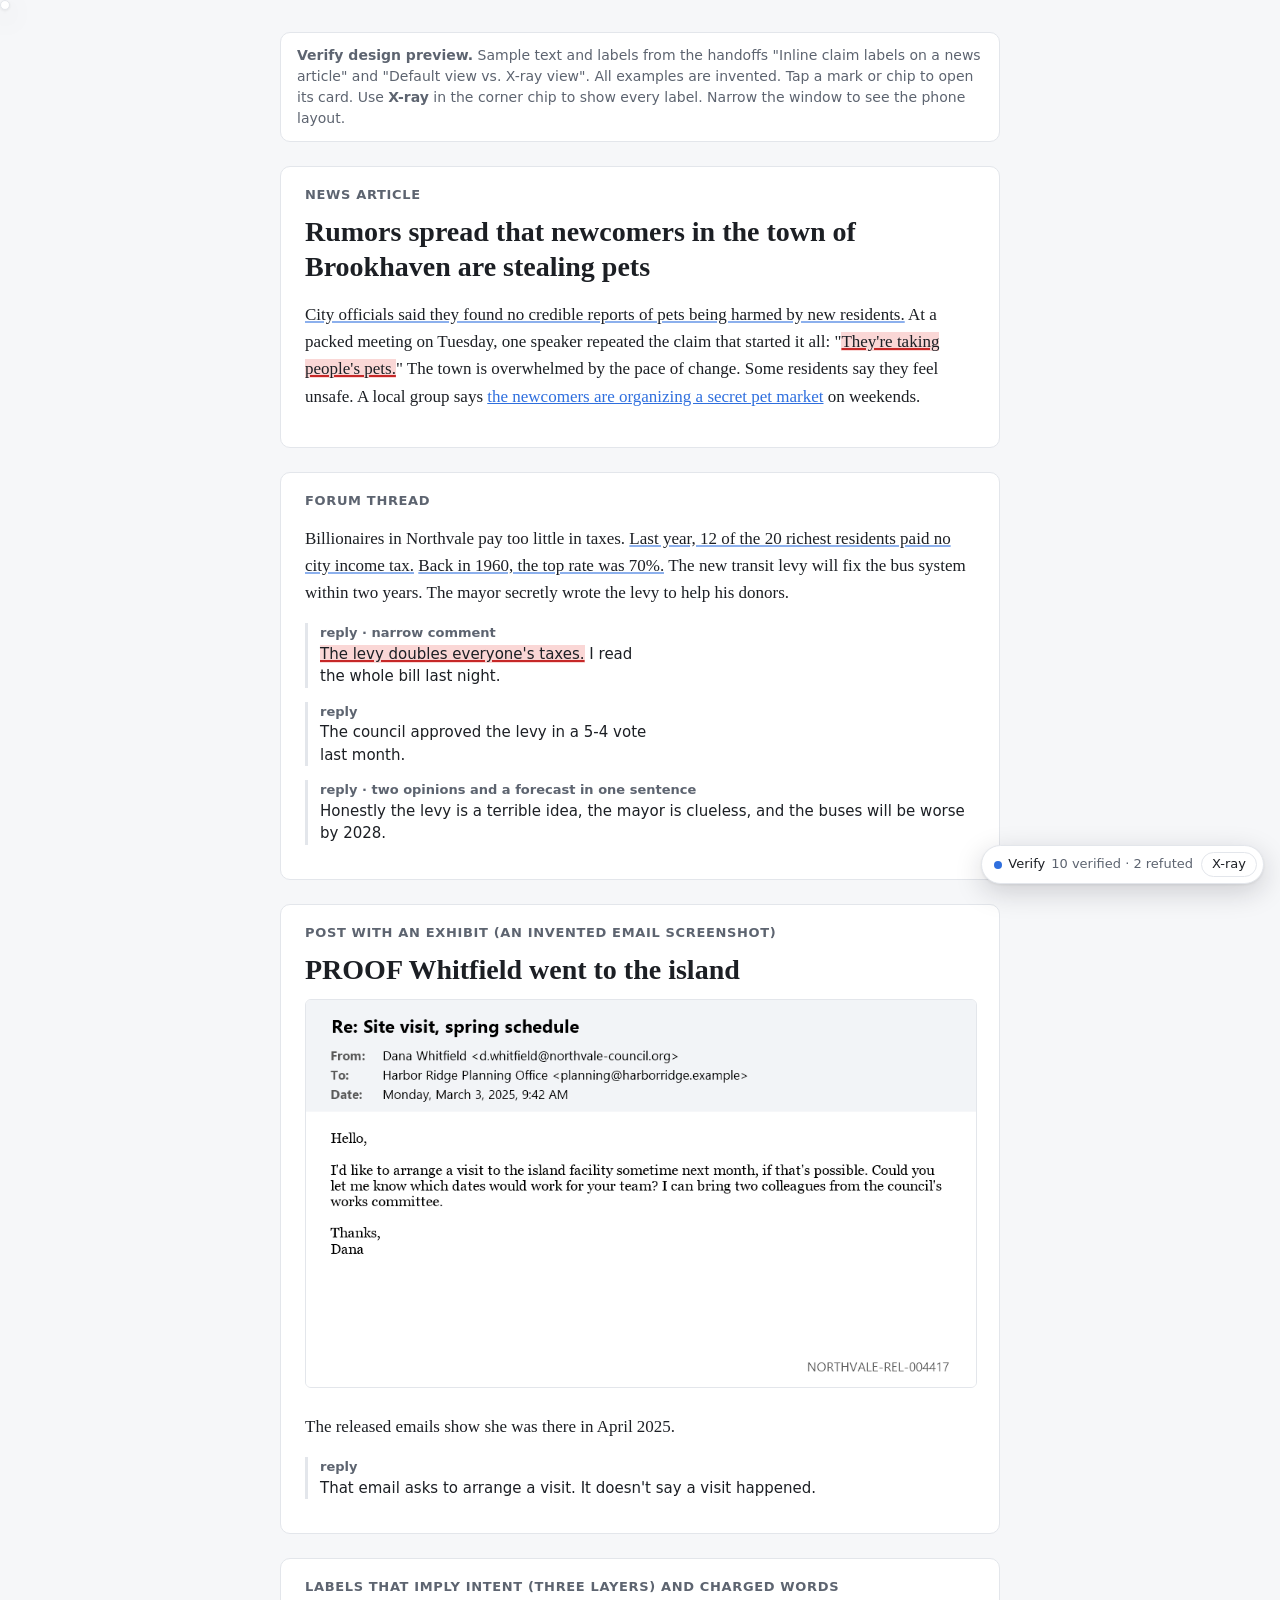
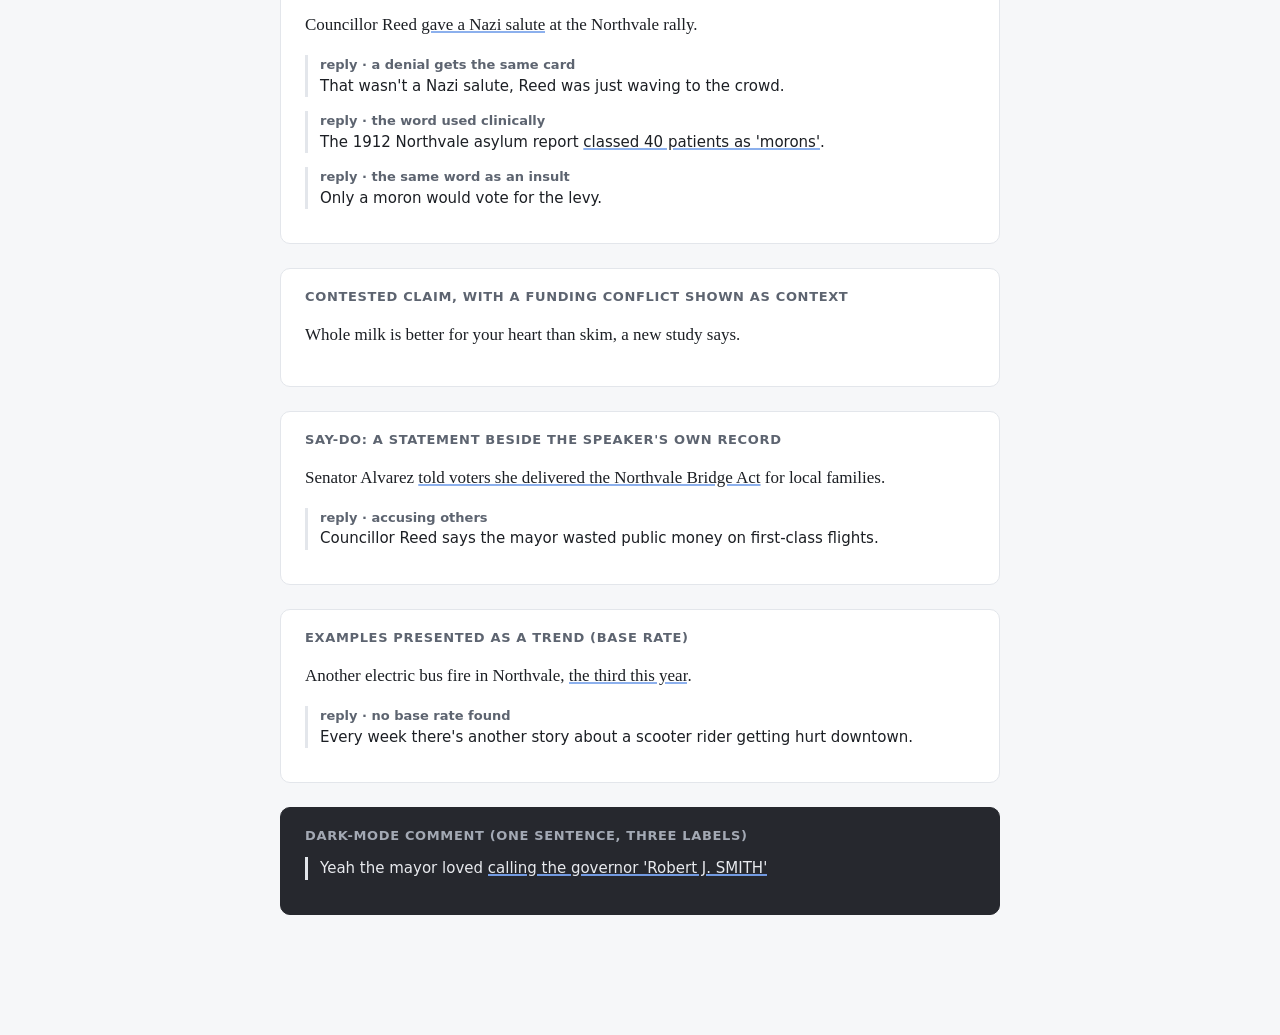
<file: design-preview/index.html>
<!doctype html>
<html lang="en">
<head>
  <meta charset="utf-8">
  <meta name="viewport" content="width=device-width, initial-scale=1">
  <title>Verify design preview</title>
  <!-- The real on-page styles and code from the extension, with sample labels from the
       design handoffs. Open this file in Chrome to review every mark, chip and card. -->
  <link rel="stylesheet" href="../extension/content/verify.css">
  <style>
    body { margin: 0; background: #f6f7f9; color: #1c1f24; font: 17px/1.6 Georgia, serif; }
    main { max-width: 720px; margin: 0 auto; padding: 32px 16px 120px; }
    .note { font: 14px/1.5 system-ui, sans-serif; color: #5d6470; background: #fff; border: 1px solid #e3e6eb; border-radius: 10px; padding: 12px 16px; }
    article, .thread { background: #fff; border: 1px solid #e3e6eb; border-radius: 10px; padding: 20px 24px; margin-top: 24px; }
    h1 { font-size: 28px; line-height: 1.25; margin: 0 0 12px; }
    h2 { font: 600 13px system-ui, sans-serif; text-transform: uppercase; letter-spacing: .05em; color: #5d6470; margin: 0 0 12px; }
    .comment { font: 15px/1.5 system-ui, sans-serif; border-left: 3px solid #e3e6eb; padding-left: 12px; margin: 14px 0; }
    .comment b { font-size: 13px; color: #5d6470; display: block; }
    .narrow { max-width: 340px; }
    a { color: #2f6fde; }
    .dark { background: #26282e; border-color: #26282e; color: #e8eaee; }
    .dark h2 { color: #a3a9b4; }
  </style>
</head>
<body>
  <main>
    <div class="note">
      <strong>Verify design preview.</strong> Sample text and labels from the handoffs
      "Inline claim labels on a news article" and "Default view vs. X-ray view". All examples are invented.
      Tap a mark or chip to open its card. Use <strong>X-ray</strong> in the corner chip to show every label.
      Narrow the window to see the phone layout.
    </div>

    <article>
      <h2>News article</h2>
      <h1>Rumors spread that newcomers in the town of Brookhaven are stealing pets</h1>
      <p>City officials said they found no credible reports of pets being harmed by new residents. At a packed meeting on Tuesday, one speaker repeated the claim that started it all: "They're taking people's pets." The town is overwhelmed by the pace of change. Some residents say they feel unsafe. A local group says <a href="#">the newcomers are organizing a secret pet market</a> on weekends.</p>
    </article>

    <div class="thread">
      <h2>Forum thread</h2>
      <p>Billionaires in Northvale pay too little in taxes. Last year, 12 of the 20 richest residents paid no city income tax. Back in 1960, the top rate was 70%. The new transit levy will fix the bus system within two years. The mayor secretly wrote the levy to help his donors.</p>
      <div class="comment narrow"><b>reply · narrow comment</b>The levy doubles everyone's taxes. I read the whole bill last night.</div>
      <div class="comment narrow"><b>reply</b>The council approved the levy in a 5-4 vote last month.</div>
      <div class="comment"><b>reply · two opinions and a forecast in one sentence</b>Honestly the levy is a terrible idea, the mayor is clueless, and the buses will be worse by 2028.</div>
    </div>

    <div class="thread">
      <h2>Post with an exhibit (an invented email screenshot)</h2>
      <h1>PROOF Whitfield went to the island</h1>
      <img src="samples/invented-email.png" alt="Screenshot of an email" style="width: 100%; border: 1px solid #e3e6eb; border-radius: 6px;">
      <p>The released emails show she was there in April 2025.</p>
      <div class="comment"><b>reply</b>That email asks to arrange a visit. It doesn't say a visit happened.</div>
    </div>

    <div class="thread">
      <h2>Labels that imply intent (three layers) and charged words</h2>
      <p>Councillor Reed gave a Nazi salute at the Northvale rally.</p>
      <div class="comment"><b>reply · a denial gets the same card</b>That wasn't a Nazi salute, Reed was just waving to the crowd.</div>
      <div class="comment"><b>reply · the word used clinically</b>The 1912 Northvale asylum report classed 40 patients as 'morons'.</div>
      <div class="comment"><b>reply · the same word as an insult</b>Only a moron would vote for the levy.</div>
    </div>

    <div class="thread">
      <h2>Contested claim, with a funding conflict shown as context</h2>
      <p>Whole milk is better for your heart than skim, a new study says.</p>
    </div>

    <div class="thread">
      <h2>Say-do: a statement beside the speaker's own record</h2>
      <p>Senator Alvarez told voters she delivered the Northvale Bridge Act for local families.</p>
      <div class="comment"><b>reply · accusing others</b>Councillor Reed says the mayor wasted public money on first-class flights.</div>
    </div>

    <div class="thread">
      <h2>Examples presented as a trend (base rate)</h2>
      <p>Another electric bus fire in Northvale, the third this year.</p>
      <div class="comment"><b>reply · no base rate found</b>Every week there's another story about a scooter rider getting hurt downtown.</div>
    </div>

    <div class="thread dark">
      <h2>Dark-mode comment (one sentence, three labels)</h2>
      <div class="comment">Yeah the mayor loved calling the governor 'Robert J. SMITH'</div>
    </div>
  </main>

  <script>
    // Stand-ins for the browser-extension functions marks.js uses, so it runs in a plain page.
    // Feedback is simulated here: nothing is sent anywhere and nothing is spent.
    const stored = {};
    const reviewed = new Set();
    const events = {}; // block id -> extra history rows from simulated feedback
    const wait = (ms) => new Promise((done) => setTimeout(done, ms));
    const redraw = () => window.__send({ type: "tv-render", results: RESULTS, status: "done" }, {}, () => {});
    const patchBlock = (id, patch) => {
      for (const r of RESULTS) r.items = r.items.map((i) => i.block_id === id ? { ...i, ...patch } : i);
      redraw();
    };
    const log = (id, row) => (events[id] ??= []).push({ ...row, created_at: new Date().toISOString() });

    async function simulateFeedback({ action, payload }) {
      await wait(action === "challenge" ? 1200 : 400);
      const id = payload.block_id;
      if (action === "confirm") {
        reviewed.add(id);
        log(id, { history: { old_tier: SAMPLE_TIERS[id], new_tier: SAMPLE_TIERS[id], actor: "becket" } });
        return { status: "reviewed" };
      }
      if (action === "challenge") {
        // The sample always upholds a challenge to a Tier 3 claim and rejects the rest.
        const old = SAMPLE_TIERS[id];
        const upheld = old === 3;
        const response = upheld
          ? "Your link is the council's own minutes, which record the vote. Raised to Tier 1."
          : "The sources you pointed to don't change the evidence, so the label stands.";
        log(id, { challenge: { reason_type: payload.reason_type, status: "resolved", resolution: `${upheld ? "Upheld" : "Not upheld"}: ${response}` } });
        if (upheld) {
          SAMPLE_TIERS[id] = 1;
          reviewed.delete(id);
          log(id, { history: { old_tier: old, new_tier: 1, actor: "model" } });
          patchBlock(id, { tier: 1, reason: "The council minutes record the vote.", exhibits: [exhibit(payload.link || "https://example.org/minutes", "primary", "Minutes, item 4")] });
        }
        return { rechecked: true, outcome: upheld ? "upheld" : "not_upheld", response };
      }
      if (action === "reword") {
        // Wording containing "not" or "never" counts as a different claim in the sample.
        if (/\b(not|never)\b/i.test(payload.text)) return { saved: false, relation: "opposite" };
        const old = RESULTS.flatMap((r) => r.items).find((i) => i.block_id === id)?.text;
        log(id, { wording: { old_text: old, new_text: payload.text, actor: "becket" } });
        patchBlock(id, { text: payload.text });
        return { saved: true, relation: "same", patch: { text: payload.text } };
      }
      if (action === "prioritize") return { picked: true, picked_waiting: 1 };
    }

    window.chrome = {
      runtime: {
        getURL: (path) => `../extension/${path}`,
        onMessage: { addListener: (fn) => { window.__send = fn; } },
        sendMessage: async (message) => {
          if (message.type === "api" && message.action === "block_detail") {
            const id = message.payload.block_id;
            const extra = events[id] ?? [];
            return { ok: true, data: {
              block: { status: reviewed.has(id) ? "reviewed" : "ai_draft" },
              history: [{ old_tier: null, new_tier: ORIGINAL_TIERS[id], actor: "model", created_at: "2026-10-28T15:00:00Z" }]
                .concat(extra.filter((e) => e.history).map((e) => ({ ...e.history, created_at: e.created_at }))),
              challenges: extra.filter((e) => e.challenge).map((e) => ({ ...e.challenge, created_at: e.created_at })),
              wording: extra.filter((e) => e.wording).map((e) => ({ ...e.wording, created_at: e.created_at })),
              sightings: 3,
              context: id === "o" ? [{ relation: "coi", note: "Funder of the 2026 study",
                context: { id: "p", claim_text: "The Northvale Dairy Council funded the 2026 Northvale whole-milk study.", tier: 1 } }] : [],
            } };
          }
          if (message.type === "feedback") return { ok: true, data: await simulateFeedback(message) };
          if (message.type === "addClaim") {
            await wait(400);
            RESULTS.push({ index: RESULTS.length, sentence: message.text, status: "queued", added: true,
              items: [{ ...claim(null, message.text, null, "Waiting for research."), block_id: undefined }] });
            redraw();
            return { ok: true, data: { status: "queued" } };
          }
          if (message.type === "checkNow") {
            const target = RESULTS.find((r) => message.indexes.includes(r.index) && r.exhibit);
            if (!target) {
              alert("In the extension, this researches the claim now (about 2¢).");
              return { ok: true };
            }
            // Simulated provenance check: the invented email can't be found anywhere.
            await wait(1200);
            target.status = "checked";
            target.items = [{ ...EMAIL, tier: 3, block_id: "x", as_of: "2026-11-02",
              reason: "No release or archive containing this email was found. Searches for NORTHVALE-REL-004417, the names and the subject line returned nothing.",
              provenance: { ...EMAIL.provenance, status: "not_found" } }];
            ORIGINAL_TIERS.x = 3;
            redraw();
            return { ok: true };
          }
          if (message.type === "queueExhibit") {
            await wait(400);
            return { ok: true, data: { picked: true, picked_waiting: 1, item: EMAIL } };
          }
          return { ok: true };
        },
      },
      storage: { local: {
        get: async (key) => ({ [key]: stored[key] }),
        set: async (values) => Object.assign(stored, values),
      } },
    };

    const SAMPLE_TIERS = { a: 1, b: 4, c: 2, d: 1, e: 1, f: 3, g: 4, h: 3, i: 3, j: 1, k: 2, l: 1, m: 1, n: 2, o: 2, q: 1, r: 3, s: 1, t: 3 };
    const ORIGINAL_TIERS = { ...SAMPLE_TIERS };
    const claim = (id, text, tier, reason, exhibits = [], extra = {}) =>
      ({ kind: "claim", text, tier, reason, scope: null, as_of: null, resolve_by: null, exhibits, block_id: id, ...extra });
    const nonFact = (kind, text, extra = {}) =>
      ({ kind, text, tier: null, reason: "", scope: null, as_of: null, resolve_by: null, exhibits: [], ...extra });
    const exhibit = (url, source_type, location) => ({ url, source_type, location });

    // Act vs. form vs. intent: an assertion and its denial share the meaning layer's views.
    const SALUTE_VIEWS = [
      { position: "It was a Nazi salute: the arm angle, palm and repetition match the defined form.", held_by: "Historians of fascism quoted in Northvale press", size: "Most experts quoted (6 of 7)", url: "https://example.org/northvale/experts" },
      { position: "It was a wave to the crowd.", held_by: "Councillor Reed and his office", size: "The person involved", url: "https://example.org/northvale/reed-statement" },
      { position: "The footage is too short to tell.", held_by: "One historian quoted", size: "1 of 7 experts quoted", url: null },
    ];
    const SALUTE_PATTERN = [
      { date: "2024-05", action: "Reed shared a post using a slogan from a banned group; he deleted it two days later.", url: "https://example.org/northvale/archive/post" },
      { date: "2026-10-20", action: "Reed made the gesture twice at the rally, on video.", url: "https://example.org/northvale/rally-video" },
      { date: "2026-10-21", action: "Reed said in a statement that he was waving to the crowd.", url: "https://example.org/northvale/reed-statement" },
    ];
    const layered = (layer, extra) => ({ layer, label: "Nazi salute", charged: null, ...extra });

    const EMAIL_IMAGE = new URL("samples/invented-email.png", location.href).href;
    const EMAIL = {
      kind: "claim", tier: null, scope: null, as_of: null, resolve_by: null, exhibits: [], quote: null,
      text: "This is a real email from Dana Whitfield to the Harbor Ridge Planning Office, dated March 3, 2025.",
      reason: "Not checked yet. Its contents are quoted speech: the check is whether it's real.",
      provenance: {
        exhibit_type: "email", status: "unchecked", authentic: "unknown", unaltered: "unknown",
        author: "Dana Whitfield", recipient: "Harbor Ridge Planning Office", date: "Monday, March 3, 2025, 9:42 AM",
        source: null, original_url: null, file_id: null, identifiers: ["NORTHVALE-REL-004417"],
      },
    };

    const RESULTS = [
      { sentence: EMAIL.text, items: [EMAIL], image: EMAIL_IMAGE, exhibit: true, status: "exhibit" },
      { sentence: "The released emails show she was there in April 2025.", items: [
        claim("i", "Dana Whitfield visited the Harbor Ridge island facility in April 2025.", 3,
          "No evidence presented. The email shown asks to arrange a visit; a request to visit is not a visit.", []) ] },
      { sentence: "City officials said they found no credible reports of pets being harmed by new residents.", items: [
        claim("a", "Brookhaven city officials said they found no credible reports of pets being harmed by new residents.", 1,
          "The city's published statement says this, word for word.",
          [exhibit("https://example.org/brookhaven/statement", "primary", "City statement, Oct 2026")], { as_of: "2026-10-24" }) ] },
      { sentence: "They're taking people's pets.", items: [
        claim("b", "Newcomers in Brookhaven are taking people's pets.", 4,
          "Refuted by the expected-evidence test: if this were happening, reports would exist. Officials checked police and animal-control records and found none.",
          [exhibit("https://example.org/brookhaven/statement", "primary", "City statement"),
           exhibit("https://example.org/brookhaven/animal-control-log", "primary", "Animal control log, Sep–Oct")]) ] },
      { sentence: "The town is overwhelmed by the pace of change.", items: [
        claim("c", "Brookhaven's services are strained by the pace of population growth.", 2,
          "Population grew 18% in two years and school enrollment is over capacity, but whether the town is \"overwhelmed\" is a judgment the figures support only in part.",
          [exhibit("https://example.org/census/brookhaven", "primary", "Population estimates")]) ] },
      { sentence: "Some residents say they feel unsafe.", items: [ nonFact("opinion", "Some residents feel unsafe.") ] },
      { sentence: "Billionaires in Northvale pay too little in taxes.", items: [ nonFact("value", "Northvale's billionaires should pay more in taxes.") ] },
      { sentence: "Last year, 12 of the 20 richest residents paid no city income tax.", items: [
        claim("d", "In 2025, 12 of Northvale's 20 richest residents paid no city income tax.", 1,
          "Northvale's tax office published the figures in its annual report.",
          [exhibit("https://example.org/northvale/tax-report-2025", "primary", "Table 4")], { as_of: "2025-12-31" }) ] },
      { sentence: "Back in 1960, the top rate was 70%.", items: [
        claim("e", "In 1960, the top marginal city income tax rate was 70%.", 1,
          "The 1960 rate schedule confirms it. Note: that was the marginal rate; effective rates paid were lower.",
          [exhibit("https://example.org/northvale/archive/1960-rates", "primary", "1960 rate schedule")], { scope: "Marginal rate, not effective rate" }) ] },
      { sentence: "The new transit levy will fix the bus system within two years.", items: [
        nonFact("forecast", "The transit levy will fix Northvale's bus system by 2028.", { resolve_by: "2028-10-28" }) ] },
      { sentence: "The mayor secretly wrote the levy to help his donors.", items: [
        claim("f", "Northvale's mayor wrote the transit levy to benefit his donors.", 3, "No evidence presented.") ] },
      { sentence: "The levy doubles everyone's taxes.", items: [
        claim("g", "The transit levy doubles every resident's taxes.", 4,
          "Contradicted by the bill text, which sets the levy at 0.5%.",
          [exhibit("https://example.org/northvale/bills/transit-levy", "primary", "Section 2(a)")]) ] },
      { sentence: "The council approved the levy in a 5-4 vote last month.", items: [
        { ...claim(null, "Northvale's council approved the transit levy 5-4 in September 2026.", null, "Waiting for research."), block_id: undefined } ] },
      { sentence: "Honestly the levy is a terrible idea, the mayor is clueless, and the buses will be worse by 2028.", items: [
        nonFact("opinion", "The transit levy is a bad idea.", { quote: "terrible idea" }),
        nonFact("opinion", "The mayor doesn't understand the issue.", { quote: "clueless" }),
        nonFact("forecast", "Northvale's buses will be worse by 2028.", { quote: "the buses will be worse by 2028", resolve_by: "2028-12-31" }) ] },
      { sentence: "A local group says the newcomers are organizing a secret pet market on weekends.", items: [
        claim("h", "Brookhaven newcomers are organizing a secret pet market on weekends.", 3,
          "Extraordinary claim, no evidence presented.") ] },
      { sentence: "Councillor Reed gave a Nazi salute at the Northvale rally.", items: [
        claim("j", "Councillor Reed made a gesture identical in form to the Nazi salute at the Northvale rally.", 1,
          "Rally video shows a straight right arm raised at an upward angle, palm down, twice. Those are the defined criteria of the form.",
          [exhibit("https://example.org/northvale/rally-video", "primary", "0:42 and 1:15")],
          { quote: "gave a Nazi salute", ...layered("form") }),
        claim("k", "Councillor Reed's gesture at the Northvale rally was a Nazi salute.", 2,
          "Most experts quoted identify it as one; Reed says it was a wave.", [],
          { quote: "Nazi salute", ...layered("meaning", { charged: "Nazi salute", stance: "asserts", views: SALUTE_VIEWS }) }),
        nonFact("intent", "Councillor Reed meant to salute Nazism.", { quote: "gave a Nazi salute", ...layered("intent", { pattern: SALUTE_PATTERN }) }) ] },
      { sentence: "That wasn't a Nazi salute, Reed was just waving to the crowd.", items: [
        claim("k", "Councillor Reed's gesture at the Northvale rally was a Nazi salute.", 2,
          "Most experts quoted identify it as one; Reed says it was a wave.", [],
          { quote: "wasn't a Nazi salute", ...layered("meaning", { charged: "Nazi salute", stance: "denies", views: SALUTE_VIEWS }) }),
        nonFact("intent", "Councillor Reed meant the gesture as a wave.", { quote: "was just waving to the crowd", ...layered("intent", { pattern: SALUTE_PATTERN }) }) ] },
      { sentence: "The 1912 Northvale asylum report classed 40 patients as 'morons'.", items: [
        claim("l", "The 1912 Northvale asylum report classed 40 patients as \"morons\".", 1,
          "The digitized report lists them under that heading.",
          [exhibit("https://example.org/northvale/archive/asylum-1912", "primary", "Table 2")],
          { quote: "classed 40 patients as 'morons'", layer: "form", label: "moron", charged: "morons" }),
        claim("m", "In the 1912 report, \"moron\" was a clinical category, not an insult.", 1,
          "\"Moron\" was a formal diagnostic term in psychology from 1910 until it fell out of use; the report defines it by test scores.",
          [exhibit("https://example.org/northvale/archive/asylum-1912", "primary", "Definitions, p. 3")],
          { quote: "'morons'", layer: "meaning", label: "moron", charged: null, stance: "asserts",
            views: [{ position: "A clinical category of its time, defined by test scores.", held_by: "Historians of psychiatry", size: "Undisputed", url: null }] }) ] },
      { sentence: "Whole milk is better for your heart than skim, a new study says.", items: [
        claim("o", "Drinking whole milk instead of skim lowers heart-disease risk in adults.", 2,
          "Two bodies of evidence point different ways; each rests on published studies.",
          [exhibit("https://example.org/journals/whole-milk-2026", "primary", "2026 cohort study, Table 3"),
           exhibit("https://example.org/journals/dairy-fat-review-2024", "primary", "2024 review of 31 trials")],
          { flavor: "contested", views: [
            { position: "Whole-milk drinkers had 9% fewer heart events over 12 years.", held_by: "The 2026 Northvale cohort study (one study, 40,000 adults)", size: "1 large study, not yet replicated", url: "https://example.org/journals/whole-milk-2026" },
            { position: "Saturated dairy fat slightly raises LDL cholesterol; no heart benefit over skim.", held_by: "A 2024 review of 31 trials", size: "31 trials, pooled", url: "https://example.org/journals/dairy-fat-review-2024" } ] }) ] },
      { sentence: "Senator Alvarez told voters she delivered the Northvale Bridge Act for local families.", items: [
        claim("s", "Senator Alvarez told voters she delivered the Northvale Bridge Act.", 1,
          "Video of her October 12 town hall shows the statement.",
          [exhibit("https://example.org/northvale/alvarez-town-hall", "primary", "Town hall video, 14:20")],
          { quote: "told voters she delivered the Northvale Bridge Act", as_of: "2026-10-12",
            say_do: { trigger: "credit_taking", actor: "Senator Alvarez", subject: "Northvale Bridge Act", pairs: [{
              trigger: "credit_taking", actor: "Senator Alvarez",
              statement_text: "Said she delivered the Northvale Bridge Act for local families.", statement_date: "2026-10-12",
              statement_url: "https://example.org/northvale/alvarez-town-hall",
              action_text: "Voted no on the Northvale Bridge Act (S. 214, roll call 88); it passed 51-49.", action_date: "2025-06-12",
              action_url: "https://example.org/senate/roll-call-88", relation: "gap",
              bundled_context: "included a 0.5% state fuel-tax increase to pay for the bridge.",
              stated_reason: "Said at the time she supported the bridge but opposed the fuel tax.", stated_reason_url: "https://example.org/northvale/alvarez-statement-2025" }] } }) ] },
      { sentence: "Councillor Reed says the mayor wasted public money on first-class flights.", items: [
        claim("t", "Northvale's mayor spent public money on first-class flights.", 3,
          "No expense records showing first-class travel by the mayor were found.", [],
          { quote: "the mayor wasted public money on first-class flights",
            say_do: { trigger: "accusation", actor: "Councillor Reed", subject: "first-class flights", pairs: [{
              trigger: "accusation", actor: "Councillor Reed",
              statement_text: "Said the mayor wasted public money on first-class flights.", statement_date: "2026-10-28",
              statement_url: "https://example.org/northvale/reed-post",
              action_text: "Reed's office expensed two first-class flights to the state capital.", action_date: "2025-03-04",
              action_url: "https://example.org/northvale/council-expenses-2025", relation: "gap",
              bundled_context: null, stated_reason: null, stated_reason_url: null }] } }),
        nonFact("value", "Spending public money on first-class flights is wasteful.", { quote: "wasted" }) ] },
      { sentence: "Another electric bus fire in Northvale, the third this year.", items: [
        claim("q", "Three Northvale electric buses caught fire in 2026.", 1,
          "The transit agency's incident log lists three fires, in March, July and October.",
          [exhibit("https://example.org/northvale/transit/incidents-2026", "primary", "Incident log, 2026")],
          { quote: "the third this year", as_of: "2026-10-31",
            base_rate: { examples_shown: 3, implies: "Electric buses catch fire more often than other buses.",
              rate: "3 fires in 2.1 million electric-bus miles; the diesel fleet had 11 fires in 6.4 million miles, about the same rate per mile.",
              scope: "Northvale transit fleet, Jan to Oct 2026", url: "https://example.org/northvale/transit/incidents-2026" } }) ] },
      { sentence: "Every week there's another story about a scooter rider getting hurt downtown.", items: [
        claim("r", "News outlets report a scooter injury in downtown Northvale about once a week.", 3,
          "No count of such reports was found, and no injury figures for downtown scooters were published.", [],
          { base_rate: { examples_shown: null, implies: "Scooter injuries downtown are frequent.", rate: null, scope: null, url: null } }) ] },
      { sentence: "Only a moron would vote for the levy.", items: [
        nonFact("opinion", "People who vote for the levy are making a poor judgment.", { quote: "Only a moron would vote for the levy", charged: "moron" }) ] },
      { sentence: "Yeah the mayor loved calling the governor 'Robert J. SMITH'", items: [
        claim("d", "The mayor has publicly called the governor by his full name, \"Robert J. Smith\".", 1,
          "Video of three council meetings shows the mayor using the full name.",
          [exhibit("https://example.org/northvale/council-video", "primary", "Council meeting recordings")],
          { quote: "calling the governor 'Robert J. SMITH'" }),
        claim("e", "The mayor stresses the governor's middle initial when saying his name.", 1,
          "Meeting transcripts mark the emphasis each time.", [], { quote: "J. SMITH" }),
        nonFact("opinion", "The mayor enjoys calling the governor by his full name.", { quote: "loved" }) ] },
    ].map((r, index) => ({ ...r, index, status: r.status ?? "remembered" }));
  </script>
  <script src="../extension/content/marks.js"></script>
  <script>
    window.__send({ type: "tv-render", results: RESULTS, status: "done" }, {}, () => {});
  </script>
</body>
</html>
</file>
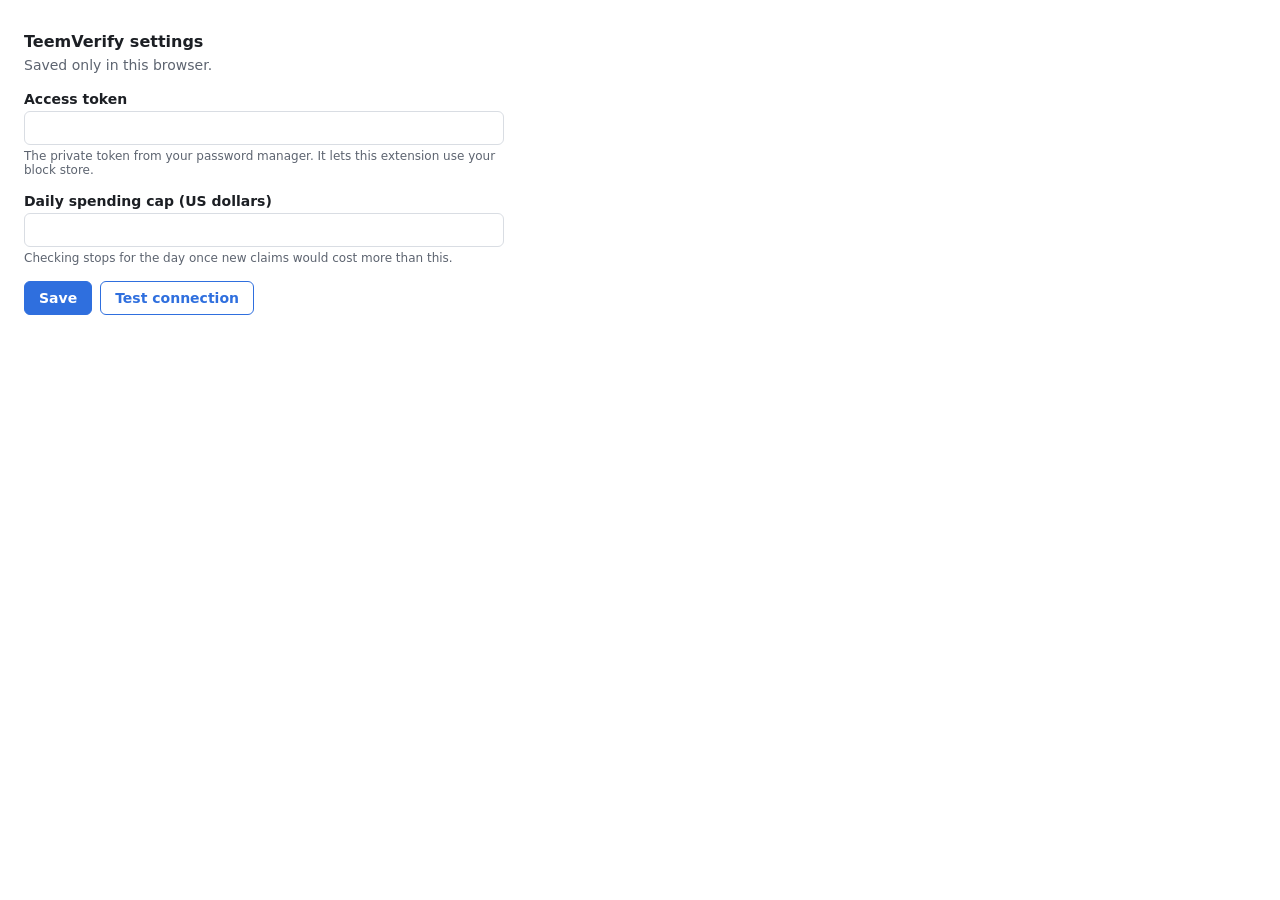
<file: extension/options.html>
<!doctype html>
<html lang="en">
<head>
  <meta charset="utf-8">
  <title>TeemVerify settings</title>
  <link rel="stylesheet" href="ui.css">
  <style>main { max-width: 480px; padding: 32px 24px; }</style>
</head>
<body>
  <main>
    <h1>TeemVerify settings</h1>
    <p class="muted">Saved only in this browser.</p>

    <label for="token">Access token</label>
    <input id="token" type="password" autocomplete="off" spellcheck="false">
    <div class="hint">The private token from your password manager. It lets this extension use your block store.</div>

    <label for="cap">Daily spending cap (US dollars)</label>
    <input id="cap" type="number" min="0" step="0.5">
    <div class="hint">Checking stops for the day once new claims would cost more than this.</div>

    <div class="row">
      <button id="save">Save</button>
      <button id="test" class="secondary">Test connection</button>
      <span id="status" role="status"></span>
    </div>
  </main>
  <script type="module" src="options.js"></script>
</body>
</html>
</file>
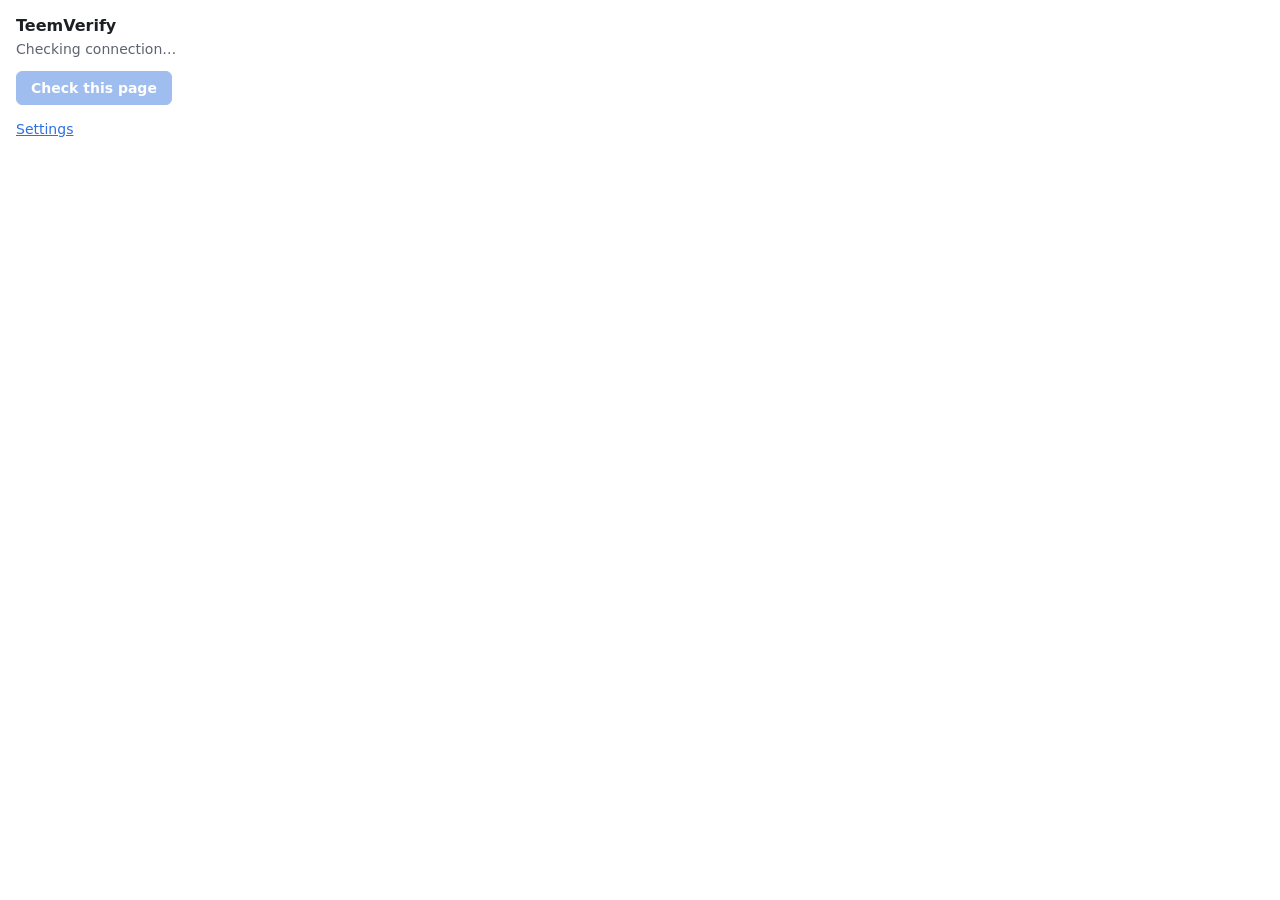
<file: extension/popup.html>
<!doctype html>
<html lang="en">
<head>
  <meta charset="utf-8">
  <title>TeemVerify</title>
  <link rel="stylesheet" href="ui.css">
  <style>
    main { width: 380px; padding: 16px; }
    #list { margin: 12px 0 0; padding: 0; list-style: none; max-height: 380px; overflow-y: auto; }
    #list li { padding: 8px 0; border-top: 1px solid var(--border); font-size: 13px; line-height: 1.4; }
    .sentence { margin-bottom: 4px; }
    .item { display: flex; gap: 6px; align-items: baseline; margin-top: 2px; }
    .badge {
      flex: none;
      padding: 1px 6px;
      border-radius: 999px;
      border: 1px solid var(--border);
      font-size: 11px;
      font-weight: 600;
      white-space: nowrap;
    }
    .reason { color: var(--muted); }
    .small { padding: 3px 8px; font-size: 12px; margin-top: 4px; }
    .small-label { font-size: 11px; font-weight: 600; text-transform: uppercase; letter-spacing: 0.04em; }
  </style>
</head>
<body>
  <main>
    <h1>TeemVerify</h1>
    <p id="status" class="muted" role="status">Checking connection…</p>
    <div class="row" style="margin-top: 0">
      <button id="lookup" disabled>Check this page</button>
      <button id="checkAll" class="secondary" hidden></button>
    </div>
    <p id="result" class="muted" role="status" hidden></p>
    <ul id="list" hidden></ul>
    <div class="row"><a href="options.html" target="_blank">Settings</a></div>
  </main>
  <script type="module" src="popup.js"></script>
</body>
</html>
</file>
<file: extension/content/verify.css>
/*
  TeemVerify on-page styling: every color, mark, chip, card and the legend lives here.
  Built from the design handoffs "Inline claim labels on a news article" and
  "Default view vs. X-ray view" (Oct 27, 2026). Restyle by changing the tokens first.

  This one file is used twice: injected into the page (for the claim marks and chips,
  which sit in the page's own text) and linked inside the extension's shadow root
  (for the card and legend, which are kept apart from the page's styles).

  Rule from the handoff: underlines are for facts, chips are for non-facts. Never mix.
*/

:root,
:host {
  /* Tier 1 · verified: faint blue underline. Quiet. */
  --tv-tier1: #2f6fde;
  --tv-tier1-line: rgba(47, 111, 222, 0.55);
  /* Tier 2 · good-faith conclusion: subtle dotted underline (X-ray only). */
  --tv-tier2: #6b7a99;
  /* Tier 3 · unverified: grey (X-ray only). */
  --tv-tier3: #8a8f98;
  /* Tier 4 · refuted: loud red highlight. */
  --tv-tier4: #c62828;
  --tv-tier4-bg: rgba(229, 57, 53, 0.2);
  /* Not checked yet: a claim waiting in the research queue (X-ray only). */
  --tv-unchecked: #b8bcc4;
  /* The tapped part's words light up briefly when its card opens. */
  --tv-flash-bg: rgba(255, 213, 79, 0.5);
  /* Hovering a chip lightly highlights the words it labels. */
  --tv-chip-words-bg: rgba(107, 122, 153, 0.18);

  /* Chips for non-facts (X-ray only). */
  --tv-chip-bg: #eef0f4;
  --tv-chip-text: #4a5160;
  --tv-chip-border: #d9dde3;

  /* Card and legend. */
  --tv-surface: #ffffff;
  --tv-text: #1c1f24;
  --tv-muted: #5d6470;
  --tv-border: #e3e6eb;
  --tv-shadow: 0 8px 28px rgba(20, 24, 31, 0.18), 0 1px 3px rgba(20, 24, 31, 0.08);
  --tv-radius: 12px;
  --tv-font: system-ui, -apple-system, "Segoe UI", Roboto, sans-serif;
}

/* Dark areas (Imgur, dark-mode Reddit): brighter marks and chips so they stay visible.
   marks.js adds this class to the element around a marked sentence whose text is light,
   so light and dark parts of the same page each get the right colors. */
.tv-on-dark {
  --tv-tier1-line: rgba(122, 167, 245, 0.9);
  --tv-tier2: #9fb0d0;
  --tv-tier3: #a3a9b4;
  --tv-tier4: #ff6b66;
  --tv-tier4-bg: rgba(255, 92, 87, 0.28);
  --tv-unchecked: #7d838d;
  --tv-flash-bg: rgba(255, 213, 79, 0.32);
  --tv-chip-words-bg: rgba(159, 176, 208, 0.22);
  --tv-chip-bg: #2a2e36;
  --tv-chip-text: #d6dae1;
  --tv-chip-border: #464c57;
}

@media (prefers-color-scheme: dark) {
  :host {
    --tv-surface: #1f2228;
    --tv-text: #e8eaee;
    --tv-muted: #a3a9b4;
    --tv-border: #353a43;
    --tv-chip-bg: #2a2e36;
    --tv-chip-text: #c8ccd4;
    --tv-chip-border: #3a3f48;
    --tv-shadow: 0 8px 28px rgba(0, 0, 0, 0.5);
  }
}

/* ---------- Marks on claims (in the page's text) ---------- */

::highlight(tv-tier1) {
  text-decoration-line: underline;
  text-decoration-color: var(--tv-tier1-line);
  text-decoration-thickness: 2px;
}

::highlight(tv-tier4) {
  background-color: var(--tv-tier4-bg);
  text-decoration-line: underline;
  text-decoration-color: var(--tv-tier4);
  text-decoration-thickness: 2px;
}

::highlight(tv-tier2) {
  text-decoration-line: underline;
  text-decoration-style: dotted;
  text-decoration-color: var(--tv-tier2);
  text-decoration-thickness: 2px;
}

::highlight(tv-tier3) {
  color: var(--tv-tier3);
  text-decoration-line: underline;
  text-decoration-color: var(--tv-tier3);
  text-decoration-thickness: 1px;
}

::highlight(tv-unchecked) {
  text-decoration-line: underline;
  text-decoration-style: dashed;
  text-decoration-color: var(--tv-unchecked);
  text-decoration-thickness: 1px;
}

/* Desktop hover: the mark under the pointer thickens (one rule per mark style). */
::highlight(tv-hover-tier1) {
  text-decoration-line: underline;
  text-decoration-color: var(--tv-tier1-line);
  text-decoration-thickness: 4px;
}

::highlight(tv-hover-tier4) {
  background-color: var(--tv-tier4-bg);
  text-decoration-line: underline;
  text-decoration-color: var(--tv-tier4);
  text-decoration-thickness: 4px;
}

::highlight(tv-hover-tier2) {
  text-decoration-line: underline;
  text-decoration-style: dotted;
  text-decoration-color: var(--tv-tier2);
  text-decoration-thickness: 3px;
}

::highlight(tv-hover-tier3) {
  color: var(--tv-tier3);
  text-decoration-line: underline;
  text-decoration-color: var(--tv-tier3);
  text-decoration-thickness: 3px;
}

::highlight(tv-hover-unchecked) {
  text-decoration-line: underline;
  text-decoration-style: dashed;
  text-decoration-color: var(--tv-unchecked);
  text-decoration-thickness: 3px;
}

::highlight(tv-flash) {
  background-color: var(--tv-flash-bg);
}

::highlight(tv-chip-words) {
  background-color: var(--tv-chip-words-bg);
}

/* Marks can't show a pointer themselves, so the page gets one while hovering a mark. */
html.tv-pointer,
html.tv-pointer * {
  cursor: pointer !important;
}

/* ---------- Chips on non-facts (in the page's text) ---------- */

.tv-chip {
  all: initial;
  display: none;
  margin-left: 0.35em;
  padding: 0 0.5em;
  border: 1px solid var(--tv-chip-border);
  border-radius: 999px;
  background: var(--tv-chip-bg);
  color: var(--tv-chip-text);
  font: 600 0.72em/1.6 var(--tv-font);
  vertical-align: 0.1em;
  white-space: nowrap;
  cursor: pointer;
}

html.tv-xray .tv-chip {
  display: inline-block;
}

/* ---------- Shadow root: legend, image badges, card ---------- */

.tv-layer {
  position: fixed;
  inset: 0;
  pointer-events: none;
  z-index: 2147483647;
  font: 14px/1.45 var(--tv-font);
  color: var(--tv-text);
}

.tv-layer * {
  box-sizing: border-box;
}

.tv-layer button {
  font: inherit;
  color: inherit;
}

/* Legend chip in the corner */
.tv-legend {
  position: absolute;
  right: 16px;
  bottom: 16px;
  pointer-events: auto;
  display: flex;
  flex-direction: column;
  align-items: flex-end;
  gap: 8px;
}

.tv-pill {
  display: flex;
  align-items: center;
  gap: 8px;
  padding: 6px 6px 6px 12px;
  border: 1px solid var(--tv-border);
  border-radius: 999px;
  background: var(--tv-surface);
  box-shadow: var(--tv-shadow);
  font-size: 13px;
}

.tv-pill-label {
  border: 0;
  background: none;
  padding: 0;
  font-weight: 600;
  cursor: pointer;
  display: flex;
  align-items: center;
  gap: 6px;
}

.tv-dot {
  width: 8px;
  height: 8px;
  border-radius: 50%;
  background: var(--tv-tier1);
}

.tv-counts {
  color: var(--tv-muted);
  font-weight: 400;
}

.tv-toggle {
  border: 1px solid var(--tv-border);
  border-radius: 999px;
  background: none;
  padding: 2px 10px;
  font-size: 12px;
  font-weight: 600;
  cursor: pointer;
}

.tv-toggle[aria-pressed="true"] {
  background: var(--tv-text);
  color: var(--tv-surface);
  border-color: var(--tv-text);
}

.tv-spinner {
  width: 12px;
  height: 12px;
  border: 2px solid var(--tv-border);
  border-top-color: var(--tv-tier1);
  border-radius: 50%;
  animation: tv-spin 0.8s linear infinite;
}

@keyframes tv-spin {
  to { transform: rotate(360deg); }
}

@media (prefers-reduced-motion: reduce) {
  .tv-spinner { animation-duration: 2.4s; }
}

.tv-legend-panel {
  width: 280px;
  padding: 14px 16px;
  border: 1px solid var(--tv-border);
  border-radius: var(--tv-radius);
  background: var(--tv-surface);
  box-shadow: var(--tv-shadow);
}

.tv-legend-panel h2 {
  margin: 0 0 8px;
  font-size: 13px;
}

.tv-legend-row {
  display: flex;
  align-items: baseline;
  gap: 10px;
  margin: 6px 0;
  font-size: 13px;
}

.tv-swatch {
  flex: none;
  width: 44px;
  font-weight: 600;
}

.tv-swatch.t1 { text-decoration: underline 2px var(--tv-tier1-line); }
.tv-swatch.t2 { text-decoration: underline dotted 2px var(--tv-tier2); }
.tv-swatch.t3 { color: var(--tv-tier3); text-decoration: underline 1px var(--tv-tier3); }
.tv-swatch.t4 { background: var(--tv-tier4-bg); text-decoration: underline 2px var(--tv-tier4); }
.tv-swatch.unchecked { text-decoration: underline dashed 1px var(--tv-unchecked); }

.tv-legend-note {
  margin: 10px 0 0;
  color: var(--tv-muted);
  font-size: 12px;
}

/* Badge over a post image whose text was read */
.tv-image-badge {
  position: absolute;
  pointer-events: auto;
  display: flex;
  align-items: center;
  gap: 6px;
  padding: 3px 10px 3px 8px;
  border: 1px solid var(--tv-border);
  border-radius: 999px;
  background: var(--tv-surface);
  box-shadow: var(--tv-shadow);
  font-size: 12px;
  font-weight: 600;
  cursor: pointer;
}

.tv-image-badge .tv-dot.t4 { background: var(--tv-tier4); }
.tv-image-badge .tv-dot.t2 { background: var(--tv-tier2); }
.tv-image-badge .tv-dot.t3,
.tv-image-badge .tv-dot.unchecked,
.tv-image-badge .tv-dot.nonfact { background: var(--tv-tier3); }

/* Claim card: skimmable first, tap for depth, never more than one screen */
.tv-card {
  position: absolute;
  width: 360px;
  max-width: calc(100vw - 32px);
  max-height: min(70vh, 560px);
  overflow-y: auto;
  pointer-events: auto;
  padding: 16px;
  border: 1px solid var(--tv-border);
  border-radius: var(--tv-radius);
  background: var(--tv-surface);
  box-shadow: var(--tv-shadow);
}

/* Phone-width pages: the card becomes a bottom sheet */
@media (max-width: 600px) {
  .tv-card {
    left: 0 !important;
    right: 0;
    top: auto !important;
    bottom: 0;
    width: auto;
    max-width: none;
    border-radius: var(--tv-radius) var(--tv-radius) 0 0;
  }
}

.tv-card-head {
  display: flex;
  align-items: center;
  gap: 8px;
  margin-bottom: 10px;
}

.tv-close {
  margin-left: auto;
  border: 0;
  background: none;
  font-size: 18px;
  line-height: 1;
  color: var(--tv-muted);
  cursor: pointer;
}

.tv-tier {
  padding: 2px 10px;
  border-radius: 999px;
  font-size: 12px;
  font-weight: 700;
  color: #fff;
}

.tv-tier.t1 { background: var(--tv-tier1); }
.tv-tier.t2 { background: var(--tv-tier2); }
.tv-tier.t3 { background: var(--tv-tier3); }
.tv-tier.t4 { background: var(--tv-tier4); }
.tv-tier.unchecked { background: var(--tv-unchecked); color: var(--tv-text); }
.tv-tier.nonfact { background: var(--tv-chip-bg); color: var(--tv-chip-text); border: 1px solid var(--tv-chip-border); }

.tv-badge {
  padding: 1px 8px;
  border: 1px solid var(--tv-border);
  border-radius: 999px;
  color: var(--tv-muted);
  font-size: 11px;
  font-weight: 600;
}

.tv-claim {
  margin: 0 0 6px;
  font-size: 15px;
  font-weight: 600;
}

.tv-meaning {
  margin: 0 0 10px;
  color: var(--tv-muted);
  font-size: 13px;
}

.tv-reason {
  margin: 0 0 12px;
}

/* A label split into layers: the heading above them, and each layer's tag. */
.tv-layer-head {
  margin: 4px 0 8px;
  font-size: 13px;
  font-weight: 600;
}

.tv-say-do-relation {
  margin: 8px 0 4px;
  font-size: 13px;
  font-weight: 600;
}

.tv-layer-tag {
  margin: 0 0 4px;
  color: var(--tv-muted);
  font-size: 11px;
  font-weight: 700;
  letter-spacing: 0.05em;
  text-transform: uppercase;
}

/* Exhibit card: Real? / Unaltered? / Who / When / Source / Original / File ID. */
.tv-facts {
  display: grid;
  grid-template-columns: max-content 1fr;
  gap: 4px 12px;
  margin: 0 0 10px;
  font-size: 13px;
}

.tv-facts dt {
  color: var(--tv-muted);
  font-weight: 600;
}

.tv-facts dd {
  margin: 0;
  overflow-wrap: anywhere;
}

.tv-facts a {
  color: var(--tv-tier1);
}

.tv-section {
  margin-top: 12px;
  padding-top: 10px;
  border-top: 1px solid var(--tv-border);
}

.tv-section h3 {
  margin: 0 0 6px;
  color: var(--tv-muted);
  font-size: 11px;
  font-weight: 700;
  letter-spacing: 0.05em;
  text-transform: uppercase;
}

.tv-section ul {
  margin: 0;
  padding: 0;
  list-style: none;
}

.tv-section li {
  margin: 4px 0;
  font-size: 13px;
}

.tv-section a {
  color: var(--tv-tier1);
  word-break: break-word;
}

.tv-source-type {
  color: var(--tv-muted);
  font-size: 12px;
}

.tv-quote {
  margin: 0 0 10px;
  padding-left: 10px;
  border-left: 3px solid var(--tv-border);
  color: var(--tv-muted);
  font-size: 13px;
}

.tv-item + .tv-item {
  margin-top: 14px;
  padding-top: 12px;
  border-top: 1px solid var(--tv-border);
}

.tv-action {
  margin-top: 10px;
  padding: 6px 12px;
  border: 1px solid var(--tv-tier1);
  border-radius: 8px;
  background: var(--tv-tier1);
  color: #fff !important;
  font-weight: 600;
  cursor: pointer;
}

.tv-action:disabled {
  opacity: 0.5;
  cursor: default;
}

/* Quieter buttons beside a main action (Research this, Cancel) */
.tv-action.secondary {
  border-color: var(--tv-border);
  background: none;
  color: var(--tv-text) !important;
}

/* ---------- Feedback on a card: Confirm, Challenge, Reword ---------- */

.tv-feedback {
  display: flex;
  flex-wrap: wrap;
  gap: 6px;
  margin-top: 12px;
}

.tv-feedback button {
  padding: 4px 10px;
  border: 1px solid var(--tv-border);
  border-radius: 999px;
  background: none;
  font-size: 12px;
  font-weight: 600;
  cursor: pointer;
}

.tv-feedback button:hover {
  border-color: var(--tv-muted);
}

.tv-form {
  margin-top: 10px;
  padding: 10px 12px;
  border: 1px solid var(--tv-border);
  border-radius: 10px;
}

.tv-form label {
  display: block;
  margin: 8px 0 4px;
  color: var(--tv-muted);
  font-size: 12px;
  font-weight: 600;
}

.tv-form label:first-child {
  margin-top: 0;
}

.tv-form select,
.tv-form textarea,
.tv-form input {
  width: 100%;
  padding: 6px 8px;
  border: 1px solid var(--tv-border);
  border-radius: 6px;
  background: var(--tv-surface);
  color: var(--tv-text);
  font: 13px/1.4 var(--tv-font);
}

.tv-form textarea {
  min-height: 60px;
  resize: vertical;
}

.tv-form .tv-action {
  margin-right: 6px;
}

/* What happened after a feedback action ("Challenge upheld: …") */
.tv-notice {
  margin: 0 0 10px;
  padding: 8px 10px;
  border-radius: 8px;
  background: var(--tv-chip-bg);
  font-size: 13px;
}

.tv-notice.error {
  background: var(--tv-tier4-bg);
}

/* ---------- Add claim: a button beside selected text ---------- */

.tv-select {
  position: absolute;
  pointer-events: auto;
  display: flex;
  gap: 4px;
  padding: 4px;
  border: 1px solid var(--tv-border);
  border-radius: 999px;
  background: var(--tv-surface);
  box-shadow: var(--tv-shadow);
  font-size: 12px;
}

.tv-select button {
  padding: 3px 10px;
  border: 0;
  border-radius: 999px;
  background: none;
  font-weight: 600;
  cursor: pointer;
}

.tv-select button:hover {
  background: var(--tv-chip-bg);
}

.tv-select .tv-select-main {
  background: var(--tv-tier1);
  color: #fff !important;
}

.tv-select .tv-select-main:hover {
  background: var(--tv-tier1);
}

.tv-more {
  border: 0;
  background: none;
  padding: 0;
  color: var(--tv-tier1) !important;
  font-size: 13px;
  cursor: pointer;
}

/* ---------- Hover hint (desktop) ---------- */

.tv-hint {
  position: fixed;
  z-index: 2147483647;
  padding: 4px 8px;
  border-radius: 6px;
  background: var(--tv-text);
  color: var(--tv-surface);
  font: 500 12px/1.3 var(--tv-font);
  white-space: nowrap;
  pointer-events: none;
  box-shadow: var(--tv-shadow);
}
</file>
<file: extension/ui.css>
:root {
  --bg: #ffffff;
  --text: #1c1f24;
  --muted: #5d6470;
  --border: #d9dde3;
  --accent: #2f6fde;
  --ok: #1f7a4d;
  --error: #b42318;
  font-family: system-ui, -apple-system, "Segoe UI", sans-serif;
  font-size: 14px;
  color: var(--text);
  background: var(--bg);
}

@media (prefers-color-scheme: dark) {
  :root {
    --bg: #1b1d21;
    --text: #e8eaee;
    --muted: #a3a9b4;
    --border: #3a3e46;
    --accent: #7aa7f5;
    --ok: #5cc795;
    --error: #f08a80;
  }
}

body { margin: 0; background: var(--bg); }
h1 { font-size: 16px; margin: 0 0 4px; }
p { margin: 0 0 12px; line-height: 1.45; }
.muted { color: var(--muted); }
.ok { color: var(--ok); }
.error { color: var(--error); }

label { display: block; font-weight: 600; margin: 16px 0 4px; }
input {
  box-sizing: border-box;
  width: 100%;
  padding: 8px 10px;
  border: 1px solid var(--border);
  border-radius: 6px;
  background: var(--bg);
  color: var(--text);
  font: inherit;
}
.hint { font-size: 12px; color: var(--muted); margin-top: 4px; }

button {
  padding: 8px 14px;
  border: 1px solid var(--accent);
  border-radius: 6px;
  background: var(--accent);
  color: #fff;
  font: inherit;
  font-weight: 600;
  cursor: pointer;
}
button.secondary { background: transparent; color: var(--accent); }
button:disabled { opacity: 0.45; cursor: not-allowed; }
.row { display: flex; gap: 8px; align-items: center; margin-top: 16px; flex-wrap: wrap; }
a { color: var(--accent); }
</file>
